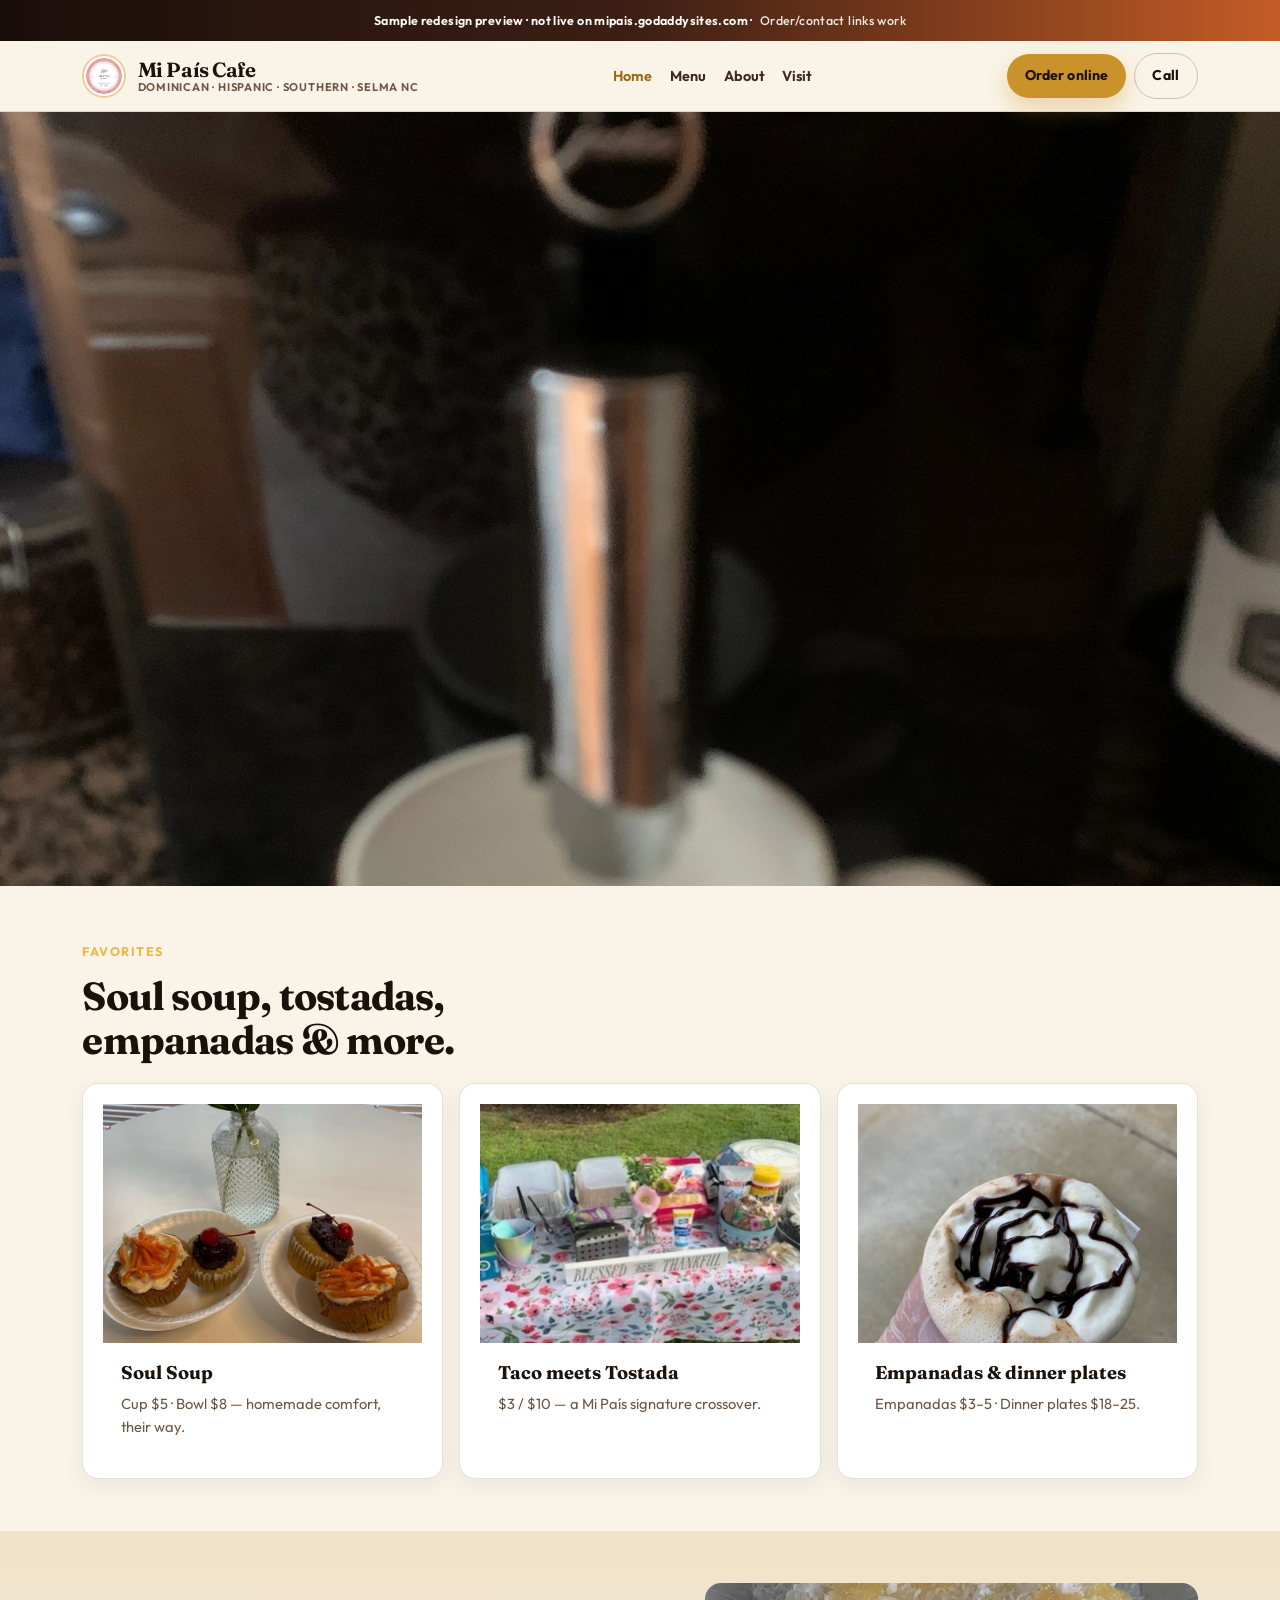
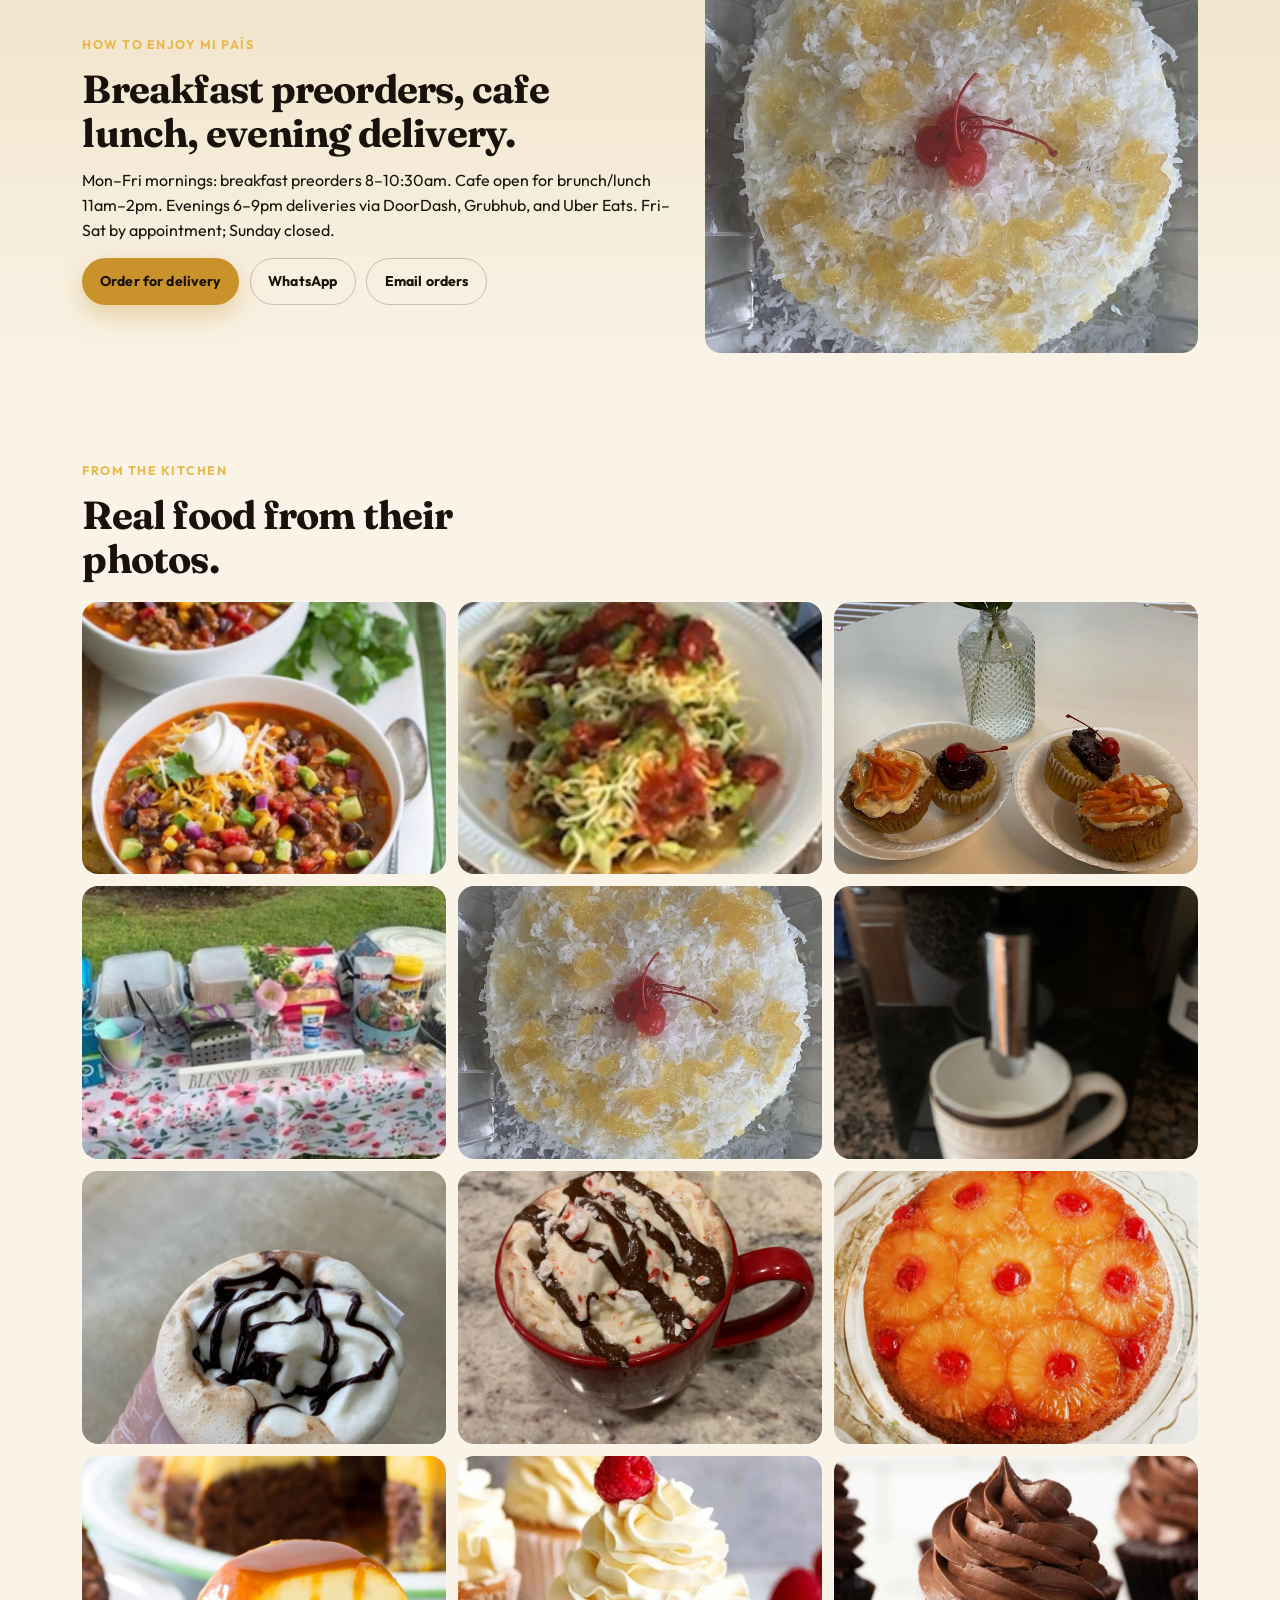
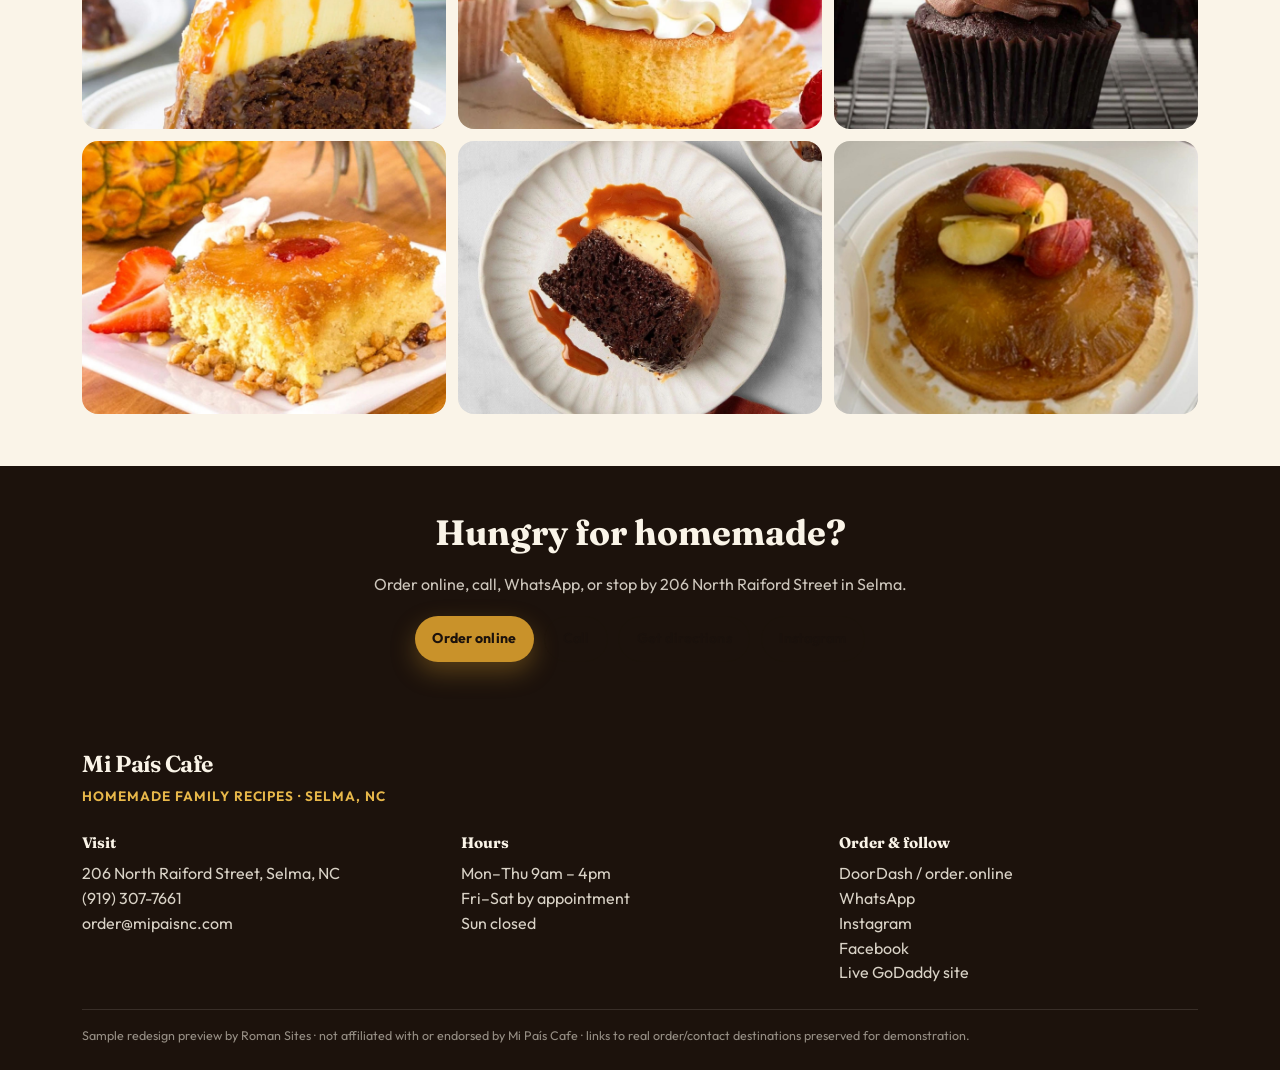
<file: index.html>
<!DOCTYPE html>
<html lang="en">
<head>
<meta charset="utf-8"/>
<meta name="viewport" content="width=device-width, initial-scale=1"/>
<title>Mi País Cafe · Selma NC · Dominican, Hispanic & Southern</title>
<meta name="description" content="Homemade Dominican, Hispanic, and Southern family recipes in Selma, NC. Order online, call, or visit 206 North Raiford Street."/>
<link rel="preconnect" href="https://fonts.googleapis.com"/><link rel="preconnect" href="https://fonts.gstatic.com" crossorigin/><link href="https://fonts.googleapis.com/css2?family=Fraunces:opsz,wght@9..144,500;9..144,700&family=Outfit:wght@400;500;600;700;800&display=swap" rel="stylesheet"/>
<link rel="stylesheet" href="assets/styles.css"/>
<link rel="icon" href="assets/logo.png"/>
</head>
<body>
<div class="preview-banner" role="status">Sample redesign preview · not live on mipais.godaddysites.com · <span>Order/contact links work</span></div>
<header class="site-header">
  <div class="nav-inner">
    <a class="brand" href="index.html"><img class="brand-mark" src="assets/logo.png" alt="Mi País Cafe logo" width="44" height="44"/><span class="brand-text"><span class="brand-name">Mi País Cafe</span><span class="brand-tag">Dominican · Hispanic · Southern · Selma NC</span></span></a>
    <nav class="nav-links" aria-label="Primary"><a href="index.html" aria-current="page">Home</a><a href="menu.html">Menu</a><a href="about.html">About</a><a href="visit.html">Visit</a></nav>
    <div class="nav-ctas"><a class="btn btn-primary" href="https://order.online/business/~11470281">Order online</a><a class="btn btn-ghost" href="tel:+19193077661">Call</a><button class="nav-toggle" type="button" data-nav-toggle aria-expanded="false" aria-controls="mobile-nav" aria-label="Open menu"><span></span></button></div>
  </div>
  <div class="mobile-panel" id="mobile-nav" data-mobile-panel>
    <a href="index.html">Home</a><a href="menu.html">Menu</a><a href="about.html">About</a><a href="visit.html">Visit</a>
    <a href="https://order.online/business/~11470281">Order online</a>
    <a href="tel:+19193077661">Call</a>
    <a href="mailto:order@mipaisnc.com">Email</a>
    <a href="https://wa.me/19197562151">WhatsApp</a>
    <a href="https://www.instagram.com/mipaisnc">Instagram</a>
  </div>
</header>
<main>

<section class="hero">
  <div class="hero-copy">
    <p class="eyebrow">Selma, NC · Dominican · Hispanic · Southern</p>
    <h1>Homemade family recipes from our country to yours.</h1>
    <p class="lede">Mi País Cafe shares Dominican, Hispanic, and Southern American culture through homemade family recipes — local suppliers, old-fashioned techniques, early muffins and biscuits, and a patio with wifi.</p>
    <div class="hero-actions">
      <a class="btn btn-primary" href="https://order.online/business/~11470281">Order online</a>
      <a class="btn btn-ghost" href="menu.html">See the menu</a>
      <a class="btn btn-ghost" href="tel:+19193077661">Call (919) 307-7661</a>
    </div>
    <div class="chip-row">
      <span>Breakfast preorders</span><span>Cafe lunch</span><span>Evening delivery</span><span>Patio + wifi</span>
    </div>
  </div>
  <div class="hero-media"><img src="assets/photo-05.jpg" alt="Homemade plate from Mi País Cafe" loading="lazy"/></div>
</section>

<section class="section">
  <div class="wrap">
    <p class="eyebrow">Favorites</p>
    <h2>Soul soup, tostadas, empanadas &amp; more.</h2>
    <div class="feature-cards" style="margin-top:1.25rem">
      <article class="feature-card"><div class="card-media"><img src="assets/photo-02.jpg" alt="Soul soup and comfort plates" loading="lazy"/></div><div class="card-body"><h3>Soul Soup</h3><p>Cup $5 · Bowl $8 — homemade comfort, their way.</p></div></article>
      <article class="feature-card"><div class="card-media"><img src="assets/photo-03.jpg" alt="Taco meets tostada" loading="lazy"/></div><div class="card-body"><h3>Taco meets Tostada</h3><p>$3 / $10 — a Mi País signature crossover.</p></div></article>
      <article class="feature-card"><div class="card-media"><img src="assets/photo-06.jpg" alt="Empanadas and dinner plates" loading="lazy"/></div><div class="card-body"><h3>Empanadas &amp; dinner plates</h3><p>Empanadas $3–5 · Dinner plates $18–25.</p></div></article>
    </div>
  </div>
</section>

<section class="section section-alt">
  <div class="wrap split-visual">
    <div>
      <p class="eyebrow">How to enjoy Mi País</p>
      <h2>Breakfast preorders, cafe lunch, evening delivery.</h2>
      <p>Mon–Fri mornings: breakfast preorders 8–10:30am. Cafe open for brunch/lunch 11am–2pm. Evenings 6–9pm deliveries via DoorDash, Grubhub, and Uber Eats. Fri–Sat by appointment; Sunday closed.</p>
      <div class="hero-actions" style="margin-top:1rem">
        <a class="btn btn-primary" href="https://order.online/business/~11470281">Order for delivery</a>
        <a class="btn btn-ghost" href="https://wa.me/19197562151">WhatsApp</a>
        <a class="btn btn-ghost" href="mailto:order@mipaisnc.com">Email orders</a>
      </div>
    </div>
    <div class="card-media" style="border-radius:var(--radius);overflow:hidden"><img src="assets/photo-04.jpg" alt="Cafe baked goods and coffee" loading="lazy"/></div>
  </div>
</section>

<section class="section">
  <div class="wrap">
    <p class="eyebrow">From the kitchen</p>
    <h2>Real food from their photos.</h2>
    <div class="gallery-grid" style="margin-top:1.25rem">
      <div class="card-media"><img src="assets/photo-00.jpg" alt="Mi País Cafe dish" loading="lazy"/></div><div class="card-media"><img src="assets/photo-01.jpg" alt="Mi País Cafe dish" loading="lazy"/></div><div class="card-media"><img src="assets/photo-02.jpg" alt="Mi País Cafe dish" loading="lazy"/></div><div class="card-media"><img src="assets/photo-03.jpg" alt="Mi País Cafe dish" loading="lazy"/></div><div class="card-media"><img src="assets/photo-04.jpg" alt="Mi País Cafe dish" loading="lazy"/></div><div class="card-media"><img src="assets/photo-05.jpg" alt="Mi País Cafe dish" loading="lazy"/></div><div class="card-media"><img src="assets/photo-06.jpg" alt="Mi País Cafe dish" loading="lazy"/></div><div class="card-media"><img src="assets/photo-07.jpg" alt="Mi País Cafe dish" loading="lazy"/></div><div class="card-media"><img src="assets/photo-08.jpg" alt="Mi País Cafe dish" loading="lazy"/></div><div class="card-media"><img src="assets/photo-09.jpg" alt="Mi País Cafe dish" loading="lazy"/></div><div class="card-media"><img src="assets/photo-10.jpg" alt="Mi País Cafe dish" loading="lazy"/></div><div class="card-media"><img src="assets/photo-11.jpg" alt="Mi País Cafe dish" loading="lazy"/></div><div class="card-media"><img src="assets/photo-12.jpg" alt="Mi País Cafe dish" loading="lazy"/></div><div class="card-media"><img src="assets/photo-13.jpg" alt="Mi País Cafe dish" loading="lazy"/></div><div class="card-media"><img src="assets/photo-14.jpg" alt="Mi País Cafe dish" loading="lazy"/></div>
    </div>
  </div>
</section>

<section class="cta-band">
  <div class="wrap">
    <h2>Hungry for homemade?</h2>
    <p>Order online, call, WhatsApp, or stop by 206 North Raiford Street in Selma.</p>
    <div class="hero-actions">
      <a class="btn btn-primary" href="https://order.online/business/~11470281">Order online</a>
      <a class="btn btn-ghost" href="tel:+19193077661">Call</a>
      <a class="btn btn-ghost" href="https://www.google.com/maps/search/?api=1&query=206+North+Raiford+Street+Selma+NC">Get directions</a>
      <a class="btn btn-ghost" href="https://www.instagram.com/mipaisnc">Instagram</a>
    </div>
  </div>
</section>

</main>
<footer class="site-footer">
  <div class="footer-inner">
    <div class="footer-brand"><div class="brand-name">Mi País Cafe</div><div class="brand-tag">Homemade family recipes · Selma, NC</div></div>
    <div class="footer-grid">
      
      <div><h4>Visit</h4>
        <a href="https://www.google.com/maps/search/?api=1&query=206+North+Raiford+Street+Selma+NC">206 North Raiford Street, Selma, NC</a><br/>
        <a href="tel:+19193077661">(919) 307-7661</a><br/>
        <a href="mailto:order@mipaisnc.com">order@mipaisnc.com</a>
      </div>
      <div><h4>Hours</h4>
        <p>Mon–Thu 9am – 4pm<br/>Fri–Sat by appointment<br/>Sun closed</p>
      </div>
      <div><h4>Order &amp; follow</h4>
        <a href="https://order.online/business/~11470281">DoorDash / order.online</a><br/>
        <a href="https://wa.me/19197562151">WhatsApp</a><br/>
        <a href="https://www.instagram.com/mipaisnc">Instagram</a><br/>
        <a href="https://www.facebook.com/51807178870">Facebook</a><br/>
        <a href="https://mipais.godaddysites.com/">Live GoDaddy site</a>
      </div>

    </div>
    <p class="footer-note">Sample redesign preview by Roman Sites · not affiliated with or endorsed by Mi País Cafe · links to real order/contact destinations preserved for demonstration.</p>
  </div>
</footer>
<script src="assets/site.js"></script>
</body>
</html>
</file>
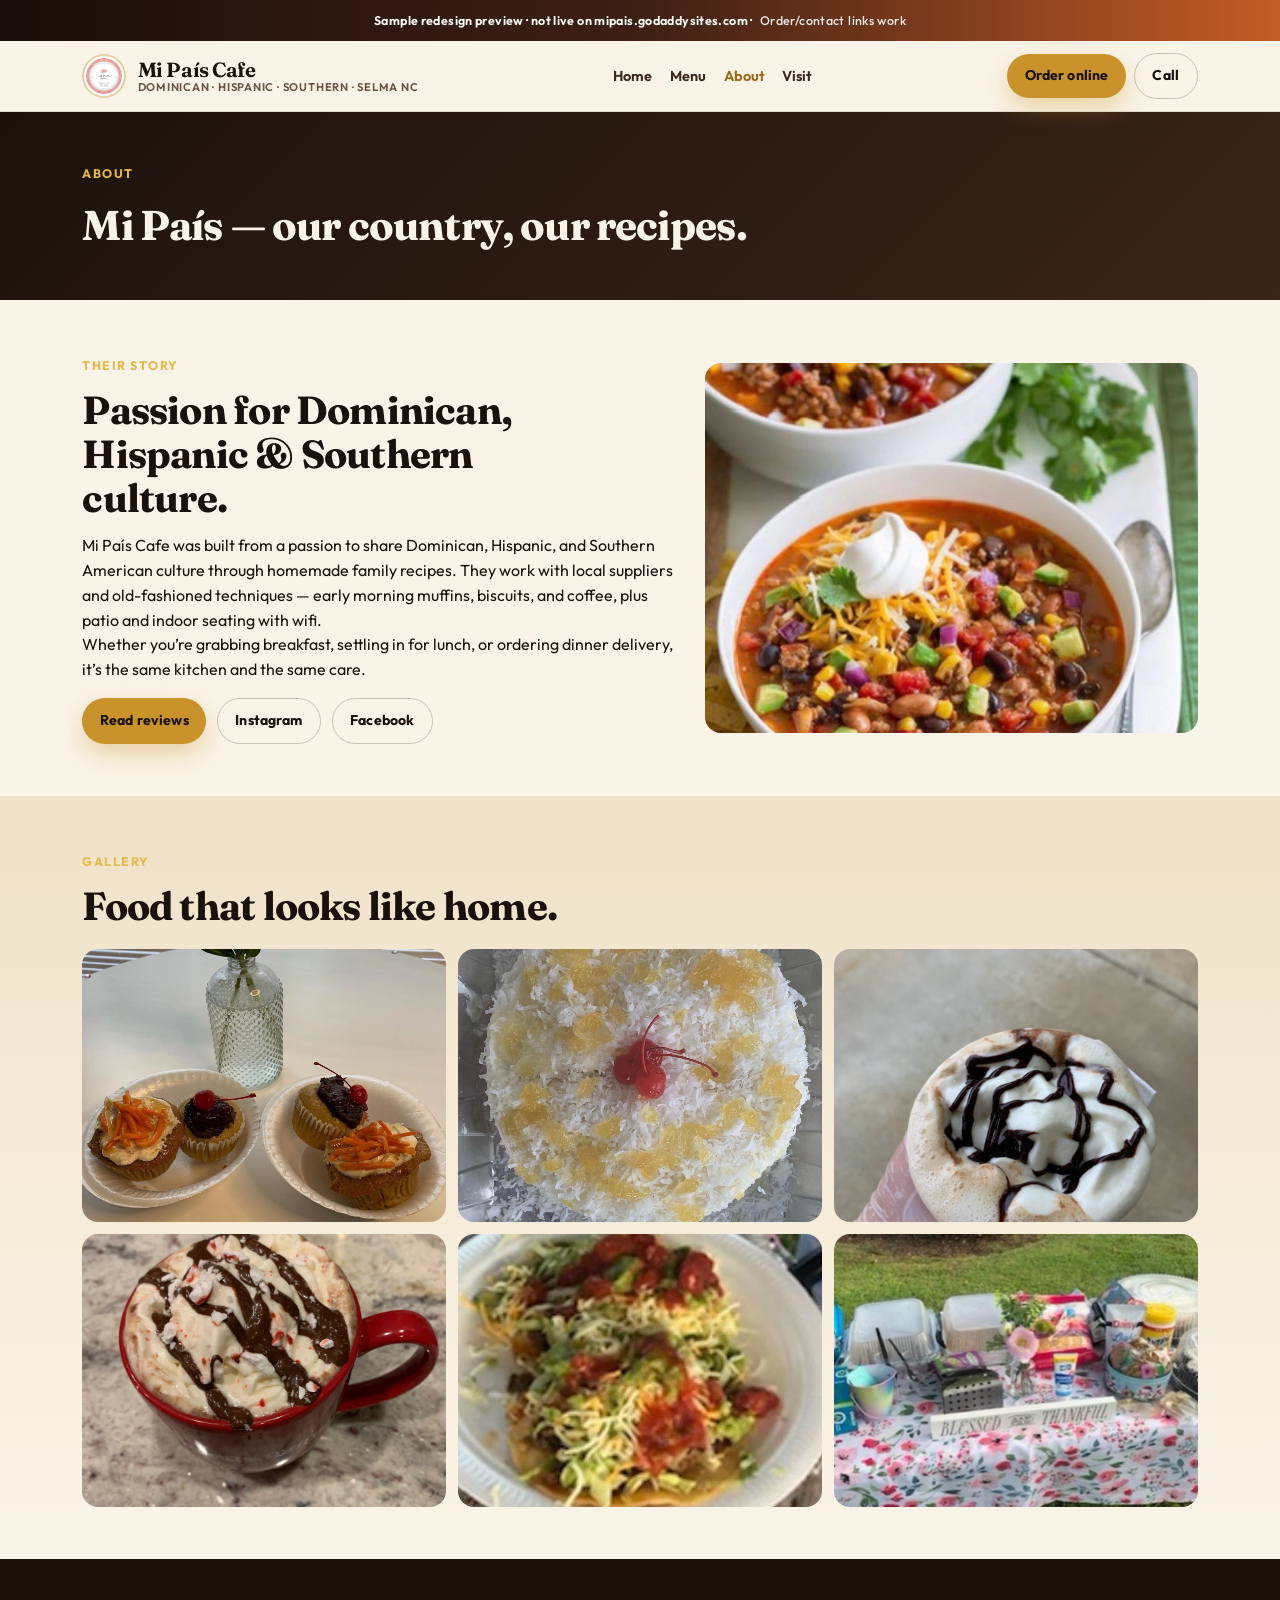
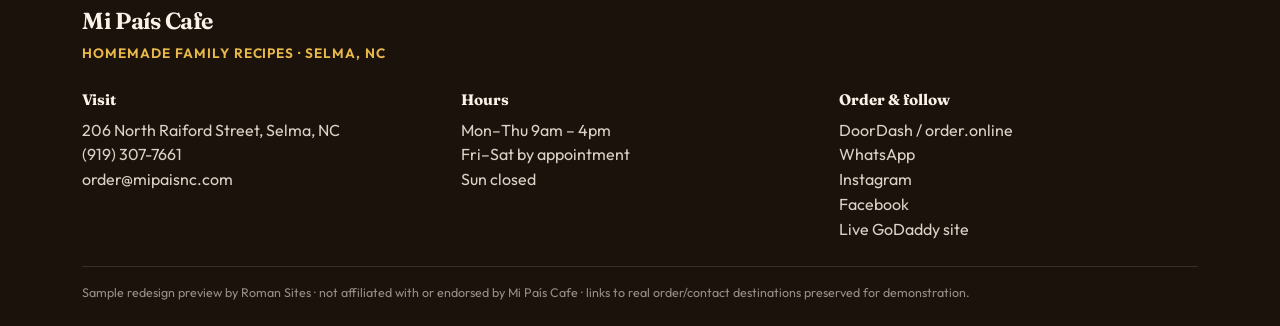
<file: about.html>
<!DOCTYPE html>
<html lang="en">
<head>
<meta charset="utf-8"/>
<meta name="viewport" content="width=device-width, initial-scale=1"/>
<title>About · Mi País Cafe</title>
<meta name="description" content="Passion for Dominican, Hispanic, and Southern culture through homemade family recipes."/>
<link rel="preconnect" href="https://fonts.googleapis.com"/><link rel="preconnect" href="https://fonts.gstatic.com" crossorigin/><link href="https://fonts.googleapis.com/css2?family=Fraunces:opsz,wght@9..144,500;9..144,700&family=Outfit:wght@400;500;600;700;800&display=swap" rel="stylesheet"/>
<link rel="stylesheet" href="assets/styles.css"/>
<link rel="icon" href="assets/logo.png"/>
</head>
<body>
<div class="preview-banner" role="status">Sample redesign preview · not live on mipais.godaddysites.com · <span>Order/contact links work</span></div>
<header class="site-header">
  <div class="nav-inner">
    <a class="brand" href="index.html"><img class="brand-mark" src="assets/logo.png" alt="Mi País Cafe logo" width="44" height="44"/><span class="brand-text"><span class="brand-name">Mi País Cafe</span><span class="brand-tag">Dominican · Hispanic · Southern · Selma NC</span></span></a>
    <nav class="nav-links" aria-label="Primary"><a href="index.html">Home</a><a href="menu.html">Menu</a><a href="about.html" aria-current="page">About</a><a href="visit.html">Visit</a></nav>
    <div class="nav-ctas"><a class="btn btn-primary" href="https://order.online/business/~11470281">Order online</a><a class="btn btn-ghost" href="tel:+19193077661">Call</a><button class="nav-toggle" type="button" data-nav-toggle aria-expanded="false" aria-controls="mobile-nav" aria-label="Open menu"><span></span></button></div>
  </div>
  <div class="mobile-panel" id="mobile-nav" data-mobile-panel>
    <a href="index.html">Home</a><a href="menu.html">Menu</a><a href="about.html">About</a><a href="visit.html">Visit</a>
    <a href="https://order.online/business/~11470281">Order online</a>
    <a href="tel:+19193077661">Call</a>
    <a href="mailto:order@mipaisnc.com">Email</a>
    <a href="https://wa.me/19197562151">WhatsApp</a>
    <a href="https://www.instagram.com/mipaisnc">Instagram</a>
  </div>
</header>
<main>

<section class="page-hero"><div class="wrap">
  <p class="eyebrow">About</p>
  <h1>Mi País — our country, our recipes.</h1>
</div></section>
<section class="section"><div class="wrap split-visual">
  <div>
    <p class="eyebrow">Their story</p>
    <h2>Passion for Dominican, Hispanic &amp; Southern culture.</h2>
    <p>Mi País Cafe was built from a passion to share Dominican, Hispanic, and Southern American culture through homemade family recipes. They work with local suppliers and old-fashioned techniques — early morning muffins, biscuits, and coffee, plus patio and indoor seating with wifi.</p>
    <p>Whether you’re grabbing breakfast, settling in for lunch, or ordering dinner delivery, it’s the same kitchen and the same care.</p>
    <div class="hero-actions" style="margin-top:1rem">
      <a class="btn btn-primary" href="https://mipais.godaddysites.com/reviews">Read reviews</a>
      <a class="btn btn-ghost" href="https://www.instagram.com/mipaisnc">Instagram</a>
      <a class="btn btn-ghost" href="https://www.facebook.com/51807178870">Facebook</a>
    </div>
  </div>
  <div class="card-media" style="border-radius:var(--radius);overflow:hidden"><img src="assets/photo-00.jpg" alt="Mi País Cafe kitchen creations" loading="lazy"/></div>
</div></section>
<section class="section section-alt"><div class="wrap">
  <p class="eyebrow">Gallery</p>
  <h2>Food that looks like home.</h2>
  <div class="gallery-grid" style="margin-top:1.25rem">
    <div class="card-media"><img src="assets/photo-02.jpg" alt="Mi País Cafe" loading="lazy"/></div><div class="card-media"><img src="assets/photo-04.jpg" alt="Mi País Cafe" loading="lazy"/></div><div class="card-media"><img src="assets/photo-06.jpg" alt="Mi País Cafe" loading="lazy"/></div><div class="card-media"><img src="assets/photo-07.jpg" alt="Mi País Cafe" loading="lazy"/></div><div class="card-media"><img src="assets/photo-01.jpg" alt="Mi País Cafe" loading="lazy"/></div><div class="card-media"><img src="assets/photo-03.jpg" alt="Mi País Cafe" loading="lazy"/></div>
  </div>
</div></section>

</main>
<footer class="site-footer">
  <div class="footer-inner">
    <div class="footer-brand"><div class="brand-name">Mi País Cafe</div><div class="brand-tag">Homemade family recipes · Selma, NC</div></div>
    <div class="footer-grid">
      
      <div><h4>Visit</h4>
        <a href="https://www.google.com/maps/search/?api=1&query=206+North+Raiford+Street+Selma+NC">206 North Raiford Street, Selma, NC</a><br/>
        <a href="tel:+19193077661">(919) 307-7661</a><br/>
        <a href="mailto:order@mipaisnc.com">order@mipaisnc.com</a>
      </div>
      <div><h4>Hours</h4>
        <p>Mon–Thu 9am – 4pm<br/>Fri–Sat by appointment<br/>Sun closed</p>
      </div>
      <div><h4>Order &amp; follow</h4>
        <a href="https://order.online/business/~11470281">DoorDash / order.online</a><br/>
        <a href="https://wa.me/19197562151">WhatsApp</a><br/>
        <a href="https://www.instagram.com/mipaisnc">Instagram</a><br/>
        <a href="https://www.facebook.com/51807178870">Facebook</a><br/>
        <a href="https://mipais.godaddysites.com/">Live GoDaddy site</a>
      </div>

    </div>
    <p class="footer-note">Sample redesign preview by Roman Sites · not affiliated with or endorsed by Mi País Cafe · links to real order/contact destinations preserved for demonstration.</p>
  </div>
</footer>
<script src="assets/site.js"></script>
</body>
</html>
</file>
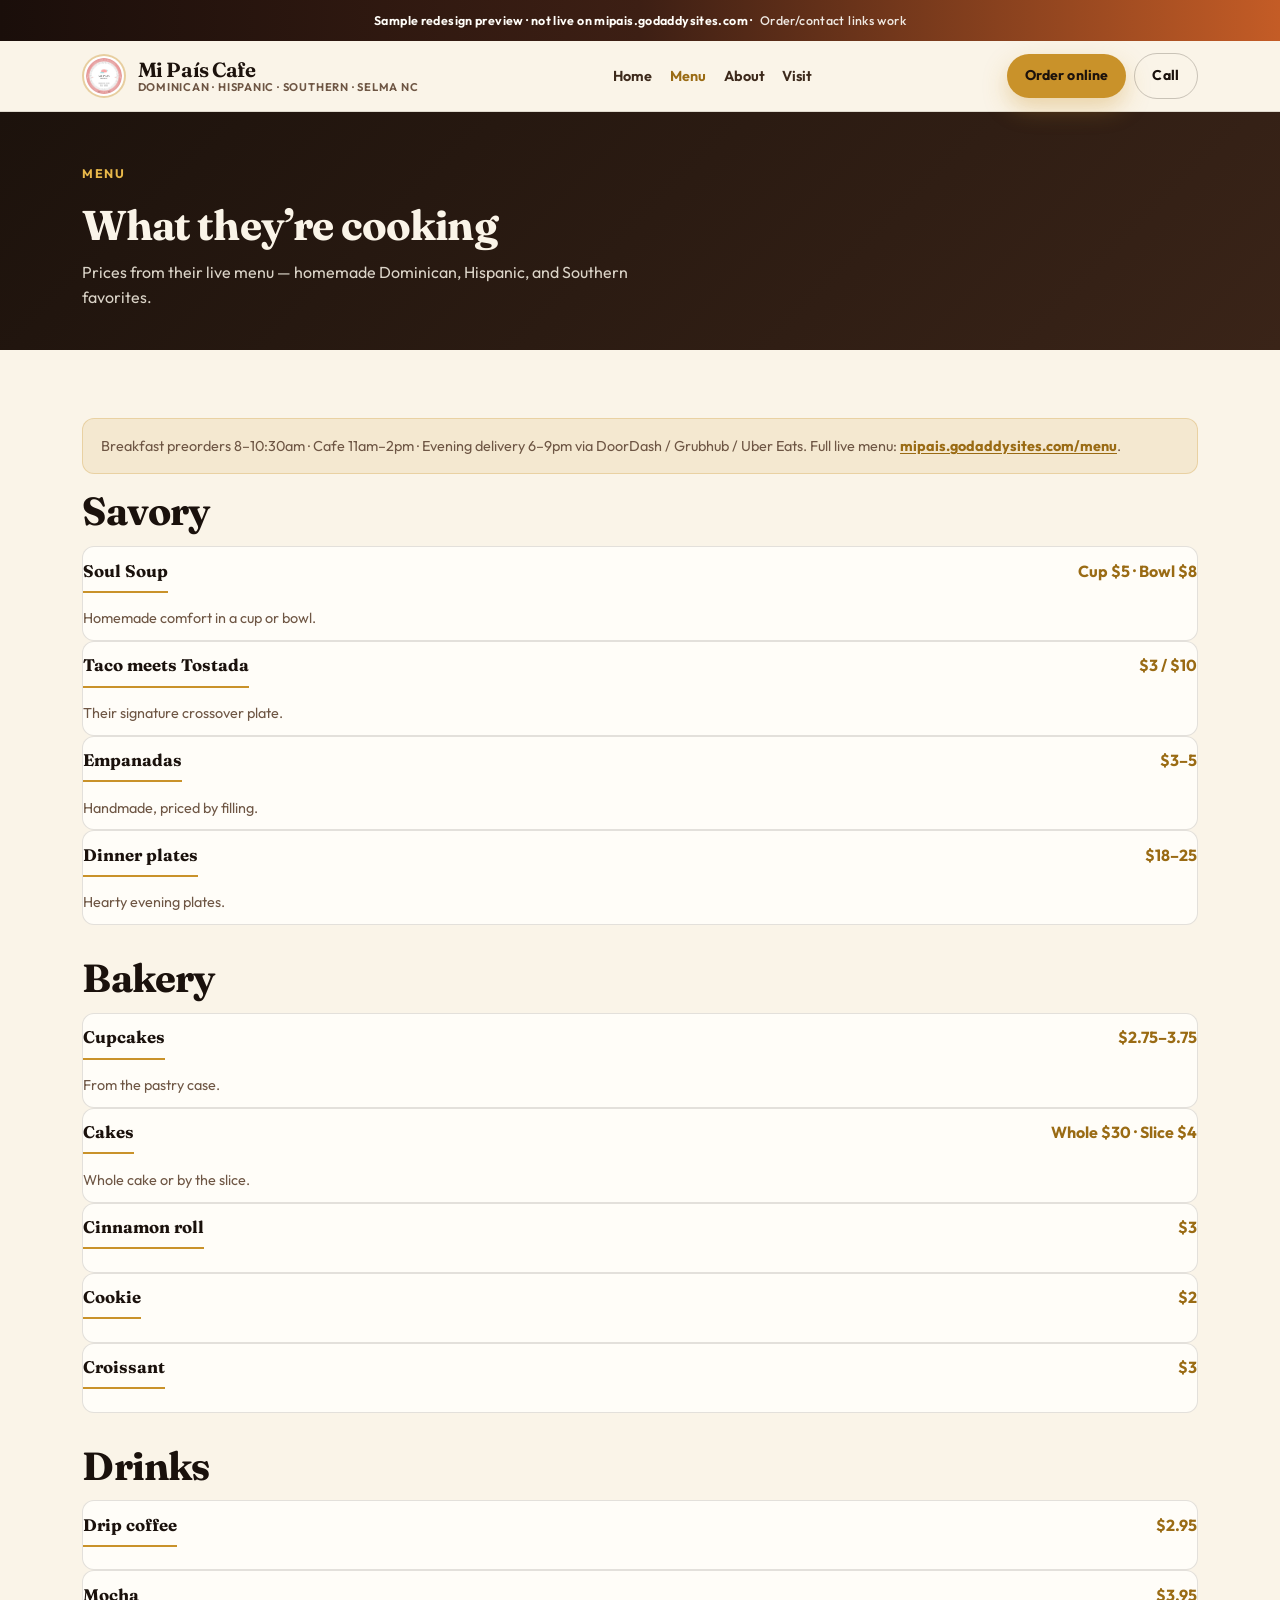
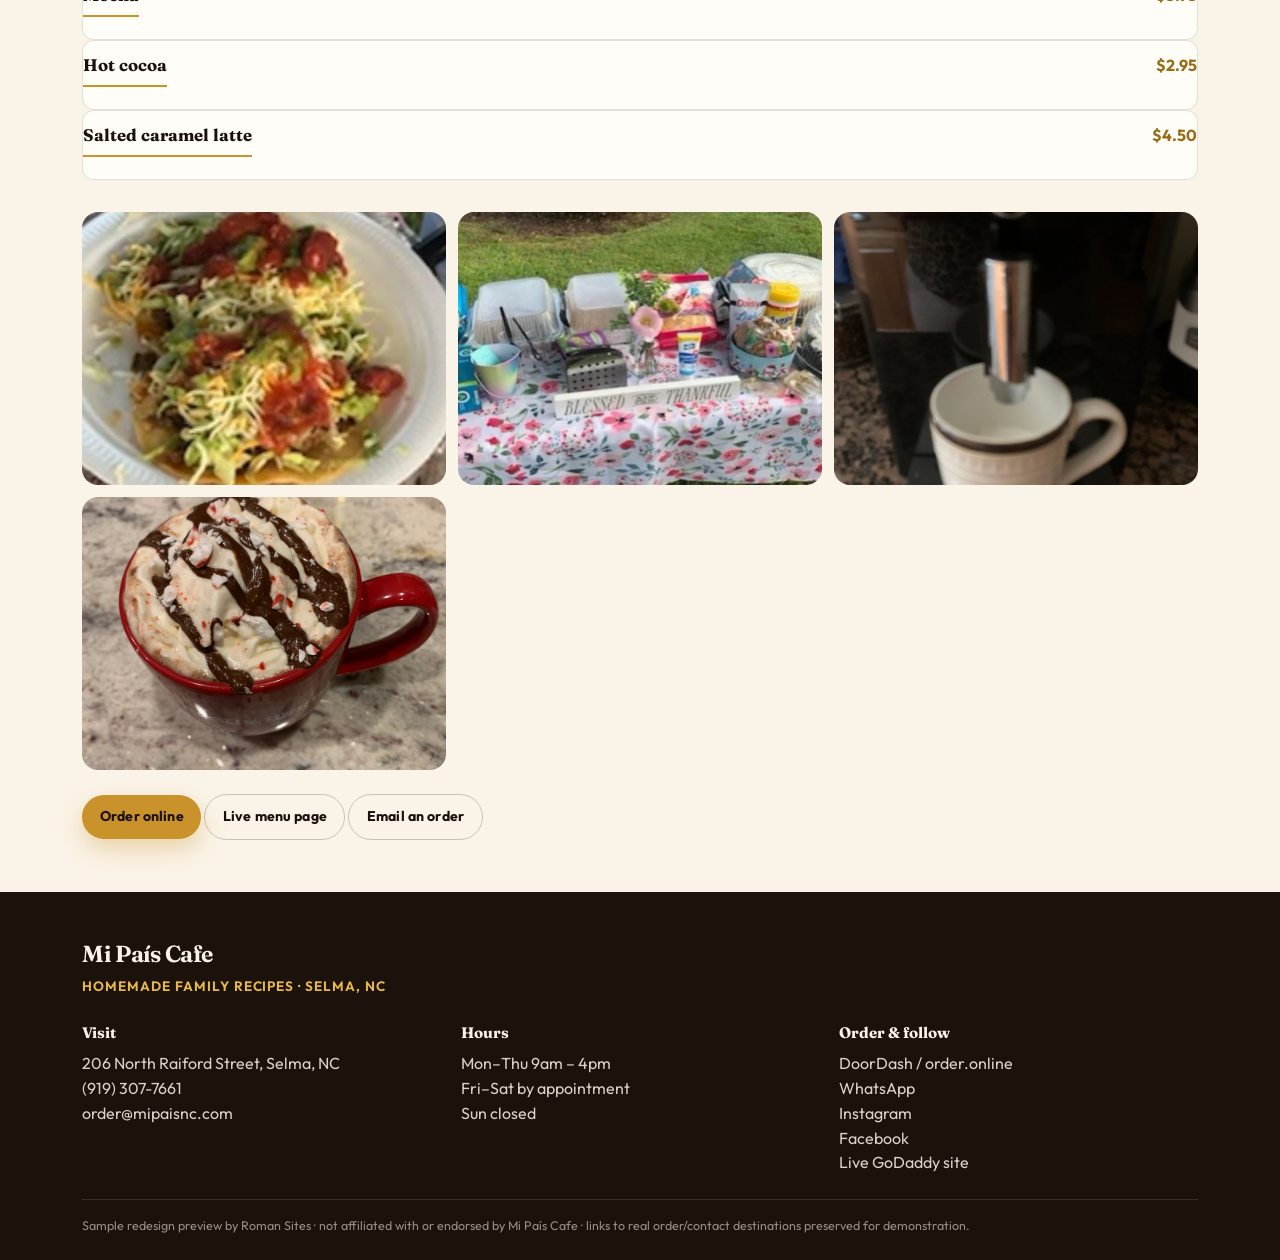
<file: menu.html>
<!DOCTYPE html>
<html lang="en">
<head>
<meta charset="utf-8"/>
<meta name="viewport" content="width=device-width, initial-scale=1"/>
<title>Menu · Mi País Cafe</title>
<meta name="description" content="Soul Soup, Taco meets Tostada, empanadas, dinner plates, bakery, and coffee — prices from their live menu."/>
<link rel="preconnect" href="https://fonts.googleapis.com"/><link rel="preconnect" href="https://fonts.gstatic.com" crossorigin/><link href="https://fonts.googleapis.com/css2?family=Fraunces:opsz,wght@9..144,500;9..144,700&family=Outfit:wght@400;500;600;700;800&display=swap" rel="stylesheet"/>
<link rel="stylesheet" href="assets/styles.css"/>
<link rel="icon" href="assets/logo.png"/>
</head>
<body>
<div class="preview-banner" role="status">Sample redesign preview · not live on mipais.godaddysites.com · <span>Order/contact links work</span></div>
<header class="site-header">
  <div class="nav-inner">
    <a class="brand" href="index.html"><img class="brand-mark" src="assets/logo.png" alt="Mi País Cafe logo" width="44" height="44"/><span class="brand-text"><span class="brand-name">Mi País Cafe</span><span class="brand-tag">Dominican · Hispanic · Southern · Selma NC</span></span></a>
    <nav class="nav-links" aria-label="Primary"><a href="index.html">Home</a><a href="menu.html" aria-current="page">Menu</a><a href="about.html">About</a><a href="visit.html">Visit</a></nav>
    <div class="nav-ctas"><a class="btn btn-primary" href="https://order.online/business/~11470281">Order online</a><a class="btn btn-ghost" href="tel:+19193077661">Call</a><button class="nav-toggle" type="button" data-nav-toggle aria-expanded="false" aria-controls="mobile-nav" aria-label="Open menu"><span></span></button></div>
  </div>
  <div class="mobile-panel" id="mobile-nav" data-mobile-panel>
    <a href="index.html">Home</a><a href="menu.html">Menu</a><a href="about.html">About</a><a href="visit.html">Visit</a>
    <a href="https://order.online/business/~11470281">Order online</a>
    <a href="tel:+19193077661">Call</a>
    <a href="mailto:order@mipaisnc.com">Email</a>
    <a href="https://wa.me/19197562151">WhatsApp</a>
    <a href="https://www.instagram.com/mipaisnc">Instagram</a>
  </div>
</header>
<main>

<section class="page-hero"><div class="wrap">
  <p class="eyebrow">Menu</p>
  <h1>What they’re cooking</h1>
  <p>Prices from their live menu — homemade Dominican, Hispanic, and Southern favorites.</p>
</div></section>
<section class="section"><div class="wrap">
  <p class="menu-note">Breakfast preorders 8–10:30am · Cafe 11am–2pm · Evening delivery 6–9pm via DoorDash / Grubhub / Uber Eats. Full live menu: <a href="https://mipais.godaddysites.com/menu">mipais.godaddysites.com/menu</a>.</p>

  <div class="menu-section">
    <h2>Savory</h2>
    <article class="menu-item"><div class="menu-item-row"><h3>Soul Soup</h3><span class="price">Cup $5 · Bowl $8</span></div><p>Homemade comfort in a cup or bowl.</p></article>
    <article class="menu-item"><div class="menu-item-row"><h3>Taco meets Tostada</h3><span class="price">$3 / $10</span></div><p>Their signature crossover plate.</p></article>
    <article class="menu-item"><div class="menu-item-row"><h3>Empanadas</h3><span class="price">$3–5</span></div><p>Handmade, priced by filling.</p></article>
    <article class="menu-item"><div class="menu-item-row"><h3>Dinner plates</h3><span class="price">$18–25</span></div><p>Hearty evening plates.</p></article>
  </div>

  <div class="menu-section">
    <h2>Bakery</h2>
    <article class="menu-item"><div class="menu-item-row"><h3>Cupcakes</h3><span class="price">$2.75–3.75</span></div><p>From the pastry case.</p></article>
    <article class="menu-item"><div class="menu-item-row"><h3>Cakes</h3><span class="price">Whole $30 · Slice $4</span></div><p>Whole cake or by the slice.</p></article>
    <article class="menu-item"><div class="menu-item-row"><h3>Cinnamon roll</h3><span class="price">$3</span></div></article>
    <article class="menu-item"><div class="menu-item-row"><h3>Cookie</h3><span class="price">$2</span></div></article>
    <article class="menu-item"><div class="menu-item-row"><h3>Croissant</h3><span class="price">$3</span></div></article>
  </div>

  <div class="menu-section">
    <h2>Drinks</h2>
    <article class="menu-item"><div class="menu-item-row"><h3>Drip coffee</h3><span class="price">$2.95</span></div></article>
    <article class="menu-item"><div class="menu-item-row"><h3>Mocha</h3><span class="price">$3.95</span></div></article>
    <article class="menu-item"><div class="menu-item-row"><h3>Hot cocoa</h3><span class="price">$2.95</span></div></article>
    <article class="menu-item"><div class="menu-item-row"><h3>Salted caramel latte</h3><span class="price">$4.50</span></div></article>
  </div>

  <div class="gallery-grid" style="margin-top:1.5rem">
    <div class="card-media"><img src="assets/photo-01.jpg" alt="Menu highlight" loading="lazy"/></div><div class="card-media"><img src="assets/photo-03.jpg" alt="Menu highlight" loading="lazy"/></div><div class="card-media"><img src="assets/photo-05.jpg" alt="Menu highlight" loading="lazy"/></div><div class="card-media"><img src="assets/photo-07.jpg" alt="Menu highlight" loading="lazy"/></div>
  </div>
  <p style="margin-top:1.5rem">
    <a class="btn btn-primary" href="https://order.online/business/~11470281">Order online</a>
    <a class="btn btn-ghost" href="https://mipais.godaddysites.com/menu">Live menu page</a>
    <a class="btn btn-ghost" href="mailto:order@mipaisnc.com">Email an order</a>
  </p>
</div></section>

</main>
<footer class="site-footer">
  <div class="footer-inner">
    <div class="footer-brand"><div class="brand-name">Mi País Cafe</div><div class="brand-tag">Homemade family recipes · Selma, NC</div></div>
    <div class="footer-grid">
      
      <div><h4>Visit</h4>
        <a href="https://www.google.com/maps/search/?api=1&query=206+North+Raiford+Street+Selma+NC">206 North Raiford Street, Selma, NC</a><br/>
        <a href="tel:+19193077661">(919) 307-7661</a><br/>
        <a href="mailto:order@mipaisnc.com">order@mipaisnc.com</a>
      </div>
      <div><h4>Hours</h4>
        <p>Mon–Thu 9am – 4pm<br/>Fri–Sat by appointment<br/>Sun closed</p>
      </div>
      <div><h4>Order &amp; follow</h4>
        <a href="https://order.online/business/~11470281">DoorDash / order.online</a><br/>
        <a href="https://wa.me/19197562151">WhatsApp</a><br/>
        <a href="https://www.instagram.com/mipaisnc">Instagram</a><br/>
        <a href="https://www.facebook.com/51807178870">Facebook</a><br/>
        <a href="https://mipais.godaddysites.com/">Live GoDaddy site</a>
      </div>

    </div>
    <p class="footer-note">Sample redesign preview by Roman Sites · not affiliated with or endorsed by Mi País Cafe · links to real order/contact destinations preserved for demonstration.</p>
  </div>
</footer>
<script src="assets/site.js"></script>
</body>
</html>
</file>
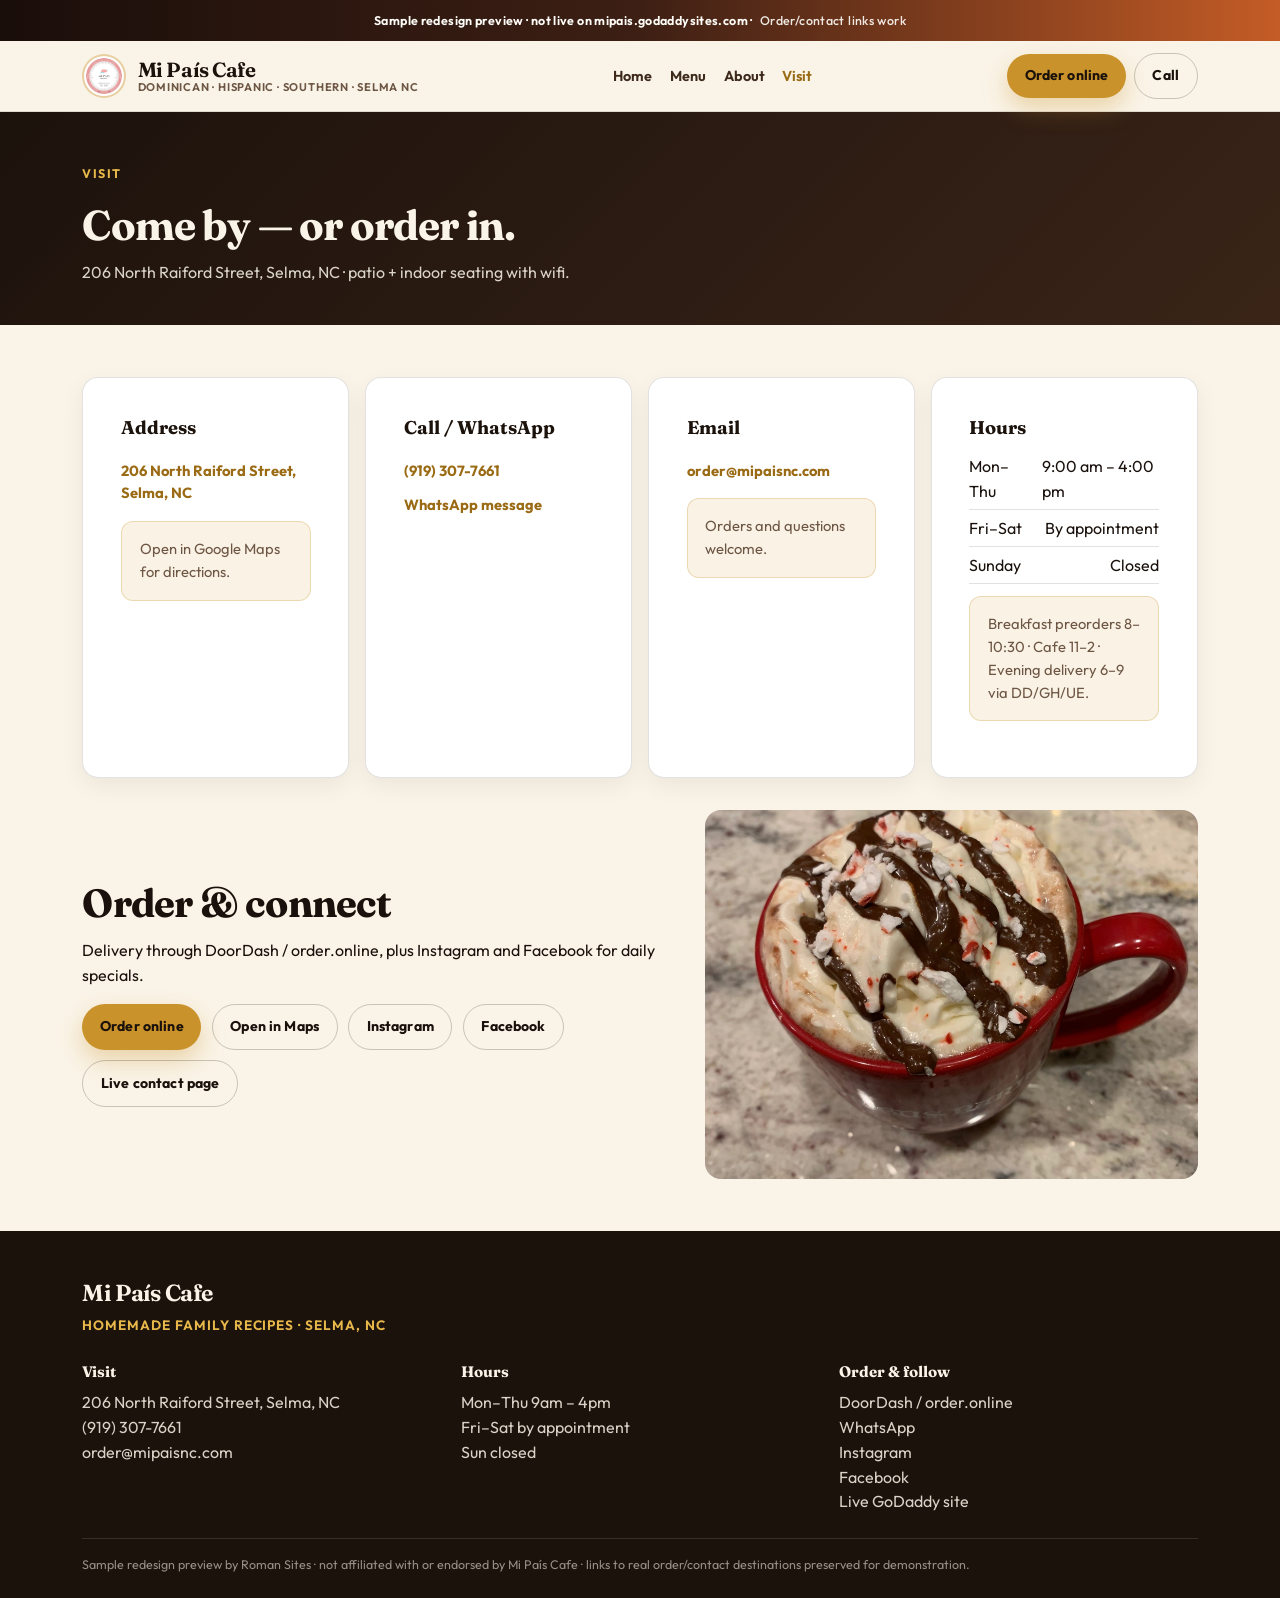
<file: visit.html>
<!DOCTYPE html>
<html lang="en">
<head>
<meta charset="utf-8"/>
<meta name="viewport" content="width=device-width, initial-scale=1"/>
<title>Visit · Mi País Cafe</title>
<meta name="description" content="Hours, address, phone, WhatsApp, DoorDash, and maps for Mi País Cafe in Selma, NC."/>
<link rel="preconnect" href="https://fonts.googleapis.com"/><link rel="preconnect" href="https://fonts.gstatic.com" crossorigin/><link href="https://fonts.googleapis.com/css2?family=Fraunces:opsz,wght@9..144,500;9..144,700&family=Outfit:wght@400;500;600;700;800&display=swap" rel="stylesheet"/>
<link rel="stylesheet" href="assets/styles.css"/>
<link rel="icon" href="assets/logo.png"/>
</head>
<body>
<div class="preview-banner" role="status">Sample redesign preview · not live on mipais.godaddysites.com · <span>Order/contact links work</span></div>
<header class="site-header">
  <div class="nav-inner">
    <a class="brand" href="index.html"><img class="brand-mark" src="assets/logo.png" alt="Mi País Cafe logo" width="44" height="44"/><span class="brand-text"><span class="brand-name">Mi País Cafe</span><span class="brand-tag">Dominican · Hispanic · Southern · Selma NC</span></span></a>
    <nav class="nav-links" aria-label="Primary"><a href="index.html">Home</a><a href="menu.html">Menu</a><a href="about.html">About</a><a href="visit.html" aria-current="page">Visit</a></nav>
    <div class="nav-ctas"><a class="btn btn-primary" href="https://order.online/business/~11470281">Order online</a><a class="btn btn-ghost" href="tel:+19193077661">Call</a><button class="nav-toggle" type="button" data-nav-toggle aria-expanded="false" aria-controls="mobile-nav" aria-label="Open menu"><span></span></button></div>
  </div>
  <div class="mobile-panel" id="mobile-nav" data-mobile-panel>
    <a href="index.html">Home</a><a href="menu.html">Menu</a><a href="about.html">About</a><a href="visit.html">Visit</a>
    <a href="https://order.online/business/~11470281">Order online</a>
    <a href="tel:+19193077661">Call</a>
    <a href="mailto:order@mipaisnc.com">Email</a>
    <a href="https://wa.me/19197562151">WhatsApp</a>
    <a href="https://www.instagram.com/mipaisnc">Instagram</a>
  </div>
</header>
<main>

<section class="page-hero"><div class="wrap">
  <p class="eyebrow">Visit</p>
  <h1>Come by — or order in.</h1>
  <p>206 North Raiford Street, Selma, NC · patio + indoor seating with wifi.</p>
</div></section>
<section class="section"><div class="wrap">
  <div class="feature-cards">
    <article class="feature-card"><div class="card-body">
      <h3>Address</h3>
      <p><a href="https://www.google.com/maps/search/?api=1&query=206+North+Raiford+Street+Selma+NC">206 North Raiford Street, Selma, NC</a></p>
      <p class="menu-note">Open in Google Maps for directions.</p>
    </div></article>
    <article class="feature-card"><div class="card-body">
      <h3>Call / WhatsApp</h3>
      <p><a href="tel:+19193077661">(919) 307-7661</a></p>
      <p><a href="https://wa.me/19197562151">WhatsApp message</a></p>
    </div></article>
    <article class="feature-card"><div class="card-body">
      <h3>Email</h3>
      <p><a href="mailto:order@mipaisnc.com">order@mipaisnc.com</a></p>
      <p class="menu-note">Orders and questions welcome.</p>
    </div></article>
    <article class="feature-card"><div class="card-body">
      <h3>Hours</h3>
      <ul class="hours-list">
        <li><span>Mon–Thu</span><span>9:00 am – 4:00 pm</span></li>
        <li><span>Fri–Sat</span><span>By appointment</span></li>
        <li><span>Sunday</span><span>Closed</span></li>
      </ul>
      <p class="menu-note" style="margin-top:.75rem">Breakfast preorders 8–10:30 · Cafe 11–2 · Evening delivery 6–9 via DD/GH/UE.</p>
    </div></article>
  </div>
  <div class="split-visual" style="margin-top:2rem">
    <div>
      <h2>Order &amp; connect</h2>
      <p>Delivery through DoorDash / order.online, plus Instagram and Facebook for daily specials.</p>
      <div class="hero-actions" style="margin-top:1rem">
        <a class="btn btn-primary" href="https://order.online/business/~11470281">Order online</a>
        <a class="btn btn-ghost" href="https://www.google.com/maps/search/?api=1&query=206+North+Raiford+Street+Selma+NC">Open in Maps</a>
        <a class="btn btn-ghost" href="https://www.instagram.com/mipaisnc">Instagram</a>
        <a class="btn btn-ghost" href="https://www.facebook.com/51807178870">Facebook</a>
        <a class="btn btn-ghost" href="https://mipais.godaddysites.com/contact-us">Live contact page</a>
      </div>
    </div>
    <div class="card-media" style="border-radius:var(--radius);overflow:hidden"><img src="assets/photo-07.jpg" alt="Visit Mi País Cafe in Selma" loading="lazy"/></div>
  </div>
</div></section>

</main>
<footer class="site-footer">
  <div class="footer-inner">
    <div class="footer-brand"><div class="brand-name">Mi País Cafe</div><div class="brand-tag">Homemade family recipes · Selma, NC</div></div>
    <div class="footer-grid">
      
      <div><h4>Visit</h4>
        <a href="https://www.google.com/maps/search/?api=1&query=206+North+Raiford+Street+Selma+NC">206 North Raiford Street, Selma, NC</a><br/>
        <a href="tel:+19193077661">(919) 307-7661</a><br/>
        <a href="mailto:order@mipaisnc.com">order@mipaisnc.com</a>
      </div>
      <div><h4>Hours</h4>
        <p>Mon–Thu 9am – 4pm<br/>Fri–Sat by appointment<br/>Sun closed</p>
      </div>
      <div><h4>Order &amp; follow</h4>
        <a href="https://order.online/business/~11470281">DoorDash / order.online</a><br/>
        <a href="https://wa.me/19197562151">WhatsApp</a><br/>
        <a href="https://www.instagram.com/mipaisnc">Instagram</a><br/>
        <a href="https://www.facebook.com/51807178870">Facebook</a><br/>
        <a href="https://mipais.godaddysites.com/">Live GoDaddy site</a>
      </div>

    </div>
    <p class="footer-note">Sample redesign preview by Roman Sites · not affiliated with or endorsed by Mi País Cafe · links to real order/contact destinations preserved for demonstration.</p>
  </div>
</footer>
<script src="assets/site.js"></script>
</body>
</html>
</file>
<file: assets/styles.css>
/* theme — Dominican sunset / warm terracotta + cream */
:root{
  --ink:#1a100c;
  --plum:#4a1e14;
  --plum-deep:#1a0c08;
  --wine:#c44b2a;
  --gold:#e07a3a;
  --gold-hot:#f0a05a;
  --espresso:#1a0c08;
  --wood:#5c2418;
  --gold-deep:#c44b2a;
  --fried:#e07a3a;
  --collard:#3d4a2e;
  --collard-deep:#1a0c08;
  --amber:#f0a05a;
  --cream:#faf6f0;
  --biscuit:#f5ebe0;
  --gravy:#ead9c8;
  --ink-soft:#3d2a20;
  --muted:#6e5648;
  --white:#fffdf8;
  --border:rgba(26,12,8,0.12);
  --banner-h:2.55rem;
  --nav-h:4.4rem;
  --max:72rem;
  --radius:16px;
  --font-display:"Fraunces","Iowan Old Style",Georgia,serif;
  --font-body:"Outfit","Avenir Next","Segoe UI",system-ui,sans-serif;
  --ease:cubic-bezier(0.22,1,0.36,1);
  --shadow:0 20px 55px rgba(26,12,8,0.18);
}
.preview-banner{background:linear-gradient(90deg,#1a0c08,#5c2418 40%,#c44b2a 75%,#e07a3a)!important}

/* theme overrides */
:root {
  --ink: #1a1410;
  --plum: #3d1f14;
  --plum-deep: #1a0e0a;
  --wine: #c45c26;
  --gold: #e07a2f;
  --gold-hot: #f0a05a;
  --espresso: #1a0e0a;
  --wood: #3d1f14;
  --gold-deep: #e07a2f;
  --fried: #c45c26;
  --collard: #3d1f14;
  --collard-deep: #1a0e0a;
  --amber: #f0a05a;
}
.preview-banner {
  background: linear-gradient(90deg, #1a0e0a, #3d1f14 50%, #c45c26) !important;
}

/* The Chicken Hut — Durham soul-food landmark preview (unique) */
:root {
  --gold: #c9922a;
  --gold-deep: #9a6b14;
  --amber: #e8b84a;
  --fried: #d4781f;
  --espresso: #1c120c;
  --wood: #3a2418;
  --bark: #5c3a24;
  --cream: #faf4e8;
  --biscuit: #f0e2c8;
  --gravy: #e6d5b5;
  --ink: #1a110c;
  --ink-soft: #3d2a1c;
  --muted: #6e5644;
  --collard: #2f4a32;
  --collard-deep: #1c3320;
  --white: #fffdf8;
  --border: rgba(28, 18, 12, 0.12);
  --banner-h: 2.55rem;
  --nav-h: 4.4rem;
  --max: 72rem;
  --radius: 16px;
  --font-display: "Fraunces", "Iowan Old Style", Georgia, serif;
  --font-body: "Outfit", "Avenir Next", "Segoe UI", system-ui, sans-serif;
  --ease: cubic-bezier(0.22, 1, 0.36, 1);
  --shadow: 0 20px 55px rgba(28, 18, 12, 0.18);
}

*, *::before, *::after { box-sizing: border-box; margin: 0; padding: 0; }
html { scroll-behavior: smooth; }
body {
  font-family: var(--font-body);
  color: var(--ink);
  background: var(--cream);
  line-height: 1.55;
  -webkit-font-smoothing: antialiased;
}
img { max-width: 100%; display: block; }
a { color: inherit; text-decoration: none; }
ul { list-style: none; }
button { font: inherit; border: 0; background: none; cursor: pointer; color: inherit; }

.preview-banner {
  position: sticky; top: 0; z-index: 1000;
  min-height: var(--banner-h);
  display: flex; align-items: center; justify-content: center; gap: .45rem; flex-wrap: wrap;
  padding: .55rem 1rem;
  background: linear-gradient(90deg, var(--espresso), var(--wood) 45%, var(--gold-deep));
  color: var(--white);
  font-size: .78rem; font-weight: 650; letter-spacing: .03em; text-align: center;
}
.preview-banner span { opacity: .9; font-weight: 500; }

.site-header {
  position: sticky; top: var(--banner-h); z-index: 900;
  background: rgba(250, 244, 232, 0.93);
  backdrop-filter: blur(14px); -webkit-backdrop-filter: blur(14px);
  border-bottom: 1px solid var(--border);
}
.nav-inner {
  max-width: var(--max); margin: 0 auto; height: var(--nav-h);
  padding: 0 1.15rem; display: flex; align-items: center; justify-content: space-between; gap: 1rem;
}
.brand { display: flex; align-items: center; gap: .7rem; min-width: 0; }
.brand-mark {
  width: 44px; height: 44px; border-radius: 50%;
  object-fit: cover; border: 2px solid rgba(201,146,42,.45); background: var(--biscuit);
}
.brand-text { display: flex; flex-direction: column; line-height: 1.1; }
.brand-name { font-family: var(--font-display); font-size: 1.28rem; color: var(--espresso); letter-spacing: -.02em; font-weight: 650; }
.brand-tag { font-size: .7rem; color: var(--muted); font-weight: 650; letter-spacing: .07em; text-transform: uppercase; }
.nav-links { display: none; gap: 1.1rem; align-items: center; font-size: .9rem; font-weight: 650; }
.nav-links a { color: var(--ink-soft); }
.nav-links a:hover, .nav-links a[aria-current="page"] { color: var(--gold-deep); }
.nav-ctas { display: flex; align-items: center; gap: .5rem; }
.nav-toggle {
  width: 42px; height: 42px; display: inline-flex; align-items: center; justify-content: center;
  border-radius: 11px; border: 1px solid var(--border); background: var(--white);
}
.nav-toggle span, .nav-toggle span::before, .nav-toggle span::after {
  display: block; width: 18px; height: 2px; background: var(--ink); position: relative; border-radius: 2px;
}
.nav-toggle span::before, .nav-toggle span::after { content: ""; position: absolute; left: 0; }
.nav-toggle span::before { top: -6px; }
.nav-toggle span::after { top: 6px; }
.mobile-panel {
  display: none; flex-direction: column; gap: .35rem; padding: .5rem 1.15rem 1.15rem;
  border-top: 1px solid var(--border); background: var(--cream);
}
.mobile-panel.open { display: flex; }
.mobile-panel a {
  padding: .75rem .85rem; border-radius: 10px; font-weight: 650; color: var(--ink-soft);
}
.mobile-panel a:hover { background: var(--biscuit); color: var(--gold-deep); }
.mobile-ctas { display: grid; grid-template-columns: 1fr 1fr; gap: .55rem; margin-top: .4rem; }

.btn {
  display: inline-flex; align-items: center; justify-content: center; gap: .4rem;
  padding: .7rem 1.1rem; border-radius: 999px; font-weight: 700; font-size: .88rem;
  letter-spacing: .01em; transition: transform .2s var(--ease), box-shadow .2s var(--ease), background .2s;
  white-space: nowrap;
}
.btn:hover { transform: translateY(-1px); }
.btn-primary { background: var(--gold); color: var(--espresso); box-shadow: 0 10px 24px rgba(201,146,42,.35); }
.btn-primary:hover { background: var(--amber); }
.btn-secondary { background: var(--collard); color: var(--white); }
.btn-secondary:hover { background: var(--collard-deep); }
.btn-ghost {
  background: transparent; color: var(--ink); border: 1.5px solid rgba(28,18,12,.22);
}
.btn-ghost:hover { border-color: var(--gold-deep); color: var(--gold-deep); }
.btn-lg { padding: .92rem 1.4rem; font-size: .95rem; }
.btn-on-dark.btn-ghost { color: var(--cream); border-color: rgba(250,244,232,.42); }
.btn-on-dark.btn-ghost:hover { background: rgba(255,255,255,.08); border-color: var(--cream); }

.hero {
  position: relative; min-height: min(86vh, 780px);
  display: grid; align-items: end; color: var(--cream); overflow: hidden;
}
.hero-media { position: absolute; inset: 0; }
.hero-media img { width: 100%; height: 100%; object-fit: cover; object-position: center 30%; }
.hero-shade {
  position: absolute; inset: 0;
  background:
    linear-gradient(180deg, rgba(28,18,12,.25) 0%, rgba(28,18,12,.15) 35%, rgba(28,18,12,.88) 100%),
    radial-gradient(ellipse at 20% 20%, rgba(201,146,42,.28), transparent 50%);
}
.hero-content {
  position: relative; z-index: 2; max-width: var(--max); margin: 0 auto; width: 100%;
  padding: 3.5rem 1.15rem 2.75rem;
}
.eyebrow {
  display: inline-flex; align-items: center; gap: .5rem;
  font-size: .78rem; font-weight: 700; letter-spacing: .12em; text-transform: uppercase;
  color: var(--amber); margin-bottom: .85rem;
}
.hero h1 {
  font-family: var(--font-display); font-weight: 650; font-size: clamp(2.2rem, 5.5vw, 3.7rem);
  line-height: 1.05; letter-spacing: -.03em; max-width: 14ch; margin-bottom: 1rem;
}
.hero-lead { font-size: 1.08rem; max-width: 38rem; color: rgba(250,244,232,.9); margin-bottom: 1.4rem; }
.hero-actions { display: flex; flex-wrap: wrap; gap: .65rem; }

.hours-strip {
  background: var(--espresso); color: var(--cream); border-bottom: 3px solid var(--gold);
}
.hours-strip-inner {
  max-width: var(--max); margin: 0 auto; padding: 1.15rem 1.15rem;
  display: grid; gap: 1rem;
}
.hours-label {
  font-size: .72rem; font-weight: 700; letter-spacing: .14em; text-transform: uppercase; color: var(--amber);
}
.hours-grid { display: grid; gap: .35rem .9rem; grid-template-columns: repeat(auto-fit, minmax(140px, 1fr)); }
.hours-grid strong { display: block; font-size: .78rem; color: var(--amber); font-weight: 700; letter-spacing: .04em; }
.hours-note { margin-top: .55rem; font-size: .9rem; color: rgba(250,244,232,.78); }
.hours-note a { color: var(--amber); text-decoration: underline; text-underline-offset: 2px; }

.section { padding: 3.25rem 0; }
.section-alt { background: linear-gradient(180deg, var(--biscuit), var(--cream)); }
.section-dark { background: var(--wood); color: var(--cream); }
.section-inner { max-width: var(--max); margin: 0 auto; padding: 0 1.15rem; }
.section-kicker {
  font-size: .75rem; font-weight: 750; letter-spacing: .14em; text-transform: uppercase;
  color: var(--gold-deep); margin-bottom: .55rem;
}
.section-dark .section-kicker { color: var(--amber); }
.section h2 {
  font-family: var(--font-display); font-size: clamp(1.7rem, 3.4vw, 2.45rem);
  line-height: 1.12; letter-spacing: -.02em; max-width: 18ch; margin-bottom: .75rem;
}
.section-lead { max-width: 40rem; color: var(--muted); font-size: 1.05rem; margin-bottom: 1.5rem; }
.section-dark .section-lead { color: rgba(250,244,232,.78); }

.photo-mosaic-grid {
  display: grid; gap: .75rem;
  grid-template-columns: repeat(2, 1fr);
}
@media (min-width: 720px) {
  .photo-mosaic-grid { grid-template-columns: repeat(4, 1fr); grid-template-rows: 180px 180px; }
  .photo-mosaic-grid .tile:nth-child(1) { grid-column: span 2; grid-row: span 2; }
}
.tile {
  position: relative; border-radius: var(--radius); overflow: hidden; min-height: 150px;
  box-shadow: var(--shadow);
}
.tile img { width: 100%; height: 100%; object-fit: cover; position: absolute; inset: 0; }
.tile-caption {
  position: absolute; left: .75rem; bottom: .75rem; z-index: 2;
  background: rgba(28,18,12,.72); color: var(--cream);
  padding: .35rem .65rem; border-radius: 999px; font-size: .75rem; font-weight: 700;
}

.feature-grid {
  display: grid; gap: 1rem; grid-template-columns: repeat(auto-fit, minmax(220px, 1fr));
}
.feature-card {
  background: var(--white); border: 1px solid var(--border); border-radius: var(--radius);
  padding: 1.25rem; box-shadow: 0 10px 30px rgba(28,18,12,.06);
}
.feature-card h3 {
  font-family: var(--font-display); font-size: 1.25rem; margin-bottom: .4rem; color: var(--espresso);
}
.feature-card p { color: var(--muted); font-size: .95rem; }
.feature-card a { color: var(--gold-deep); font-weight: 700; display: inline-block; margin-top: .7rem; }

.split {
  display: grid; gap: 1.5rem; align-items: center;
}
@media (min-width: 860px) {
  .split { grid-template-columns: 1.05fr .95fr; gap: 2.25rem; }
  .split.reverse { direction: rtl; }
  .split.reverse > * { direction: ltr; }
}
.split-media { border-radius: calc(var(--radius) + 4px); overflow: hidden; box-shadow: var(--shadow); min-height: 280px; }
.split-media img { width: 100%; height: 100%; object-fit: cover; min-height: 280px; }

.quote-band {
  background: var(--biscuit); border-top: 1px solid var(--border); border-bottom: 1px solid var(--border);
  padding: 2.5rem 0;
}
.quote-grid { display: grid; gap: 1rem; grid-template-columns: repeat(auto-fit, minmax(240px, 1fr)); }
.quote-card {
  background: var(--white); border-radius: var(--radius); padding: 1.25rem 1.3rem;
  border: 1px solid var(--border);
}
.quote-card p { font-size: .98rem; color: var(--ink-soft); margin-bottom: .75rem; }
.quote-card cite { font-style: normal; font-size: .8rem; font-weight: 700; color: var(--gold-deep); }

.page-hero {
  background:
    linear-gradient(135deg, rgba(28,18,12,.92), rgba(92,58,36,.85)),
    url("hero-plate.jpg") center/cover;
  color: var(--cream); padding: 3.2rem 0 2.6rem;
}
.page-hero-inner { max-width: var(--max); margin: 0 auto; padding: 0 1.15rem; }
.page-hero h1 {
  font-family: var(--font-display); font-size: clamp(1.9rem, 4vw, 2.8rem);
  line-height: 1.1; letter-spacing: -.02em; margin-bottom: .55rem;
}
.page-hero p { max-width: 38rem; color: rgba(250,244,232,.85); }
.page-hero a { color: var(--amber); text-decoration: underline; text-underline-offset: 2px; }

.menu-tabs {
  display: flex; flex-wrap: wrap; gap: .45rem; margin-bottom: 1.4rem;
}
.menu-tab {
  padding: .55rem 1rem; border-radius: 999px; font-weight: 700; font-size: .85rem;
  background: var(--white); border: 1px solid var(--border); color: var(--ink-soft);
}
.menu-tab[aria-selected="true"] {
  background: var(--espresso); color: var(--cream); border-color: var(--espresso);
}
.menu-section { margin-bottom: 1.6rem; }
.menu-section h3 {
  font-family: var(--font-display); font-size: 1.35rem; margin-bottom: .75rem;
  padding-bottom: .45rem; border-bottom: 2px solid var(--gold);
}
.menu-list { display: grid; gap: .65rem; }
.menu-item {
  display: grid; gap: .15rem; padding: .85rem 1rem; background: var(--white);
  border-radius: 12px; border: 1px solid var(--border);
}
.menu-item h4 { font-size: 1rem; font-weight: 700; color: var(--espresso); }
.menu-item p { font-size: .88rem; color: var(--muted); }
.menu-note {
  margin-top: 1rem; padding: 1rem 1.1rem; border-radius: 12px;
  background: rgba(201,146,42,.12); border: 1px solid rgba(201,146,42,.28);
  font-size: .92rem; color: var(--ink-soft);
}
.menu-note a { color: var(--gold-deep); font-weight: 700; text-decoration: underline; text-underline-offset: 2px; }

.day-grid {
  display: grid; gap: .85rem; grid-template-columns: repeat(auto-fit, minmax(240px, 1fr));
}
.day-card {
  background: var(--white); border: 1px solid var(--border); border-radius: var(--radius);
  overflow: hidden;
}
.day-card header {
  background: var(--espresso); color: var(--cream); padding: .75rem 1rem;
  font-family: var(--font-display); font-size: 1.15rem;
}
.day-card ul { padding: .85rem 1rem 1.05rem; }
.day-card li {
  padding: .35rem 0; border-bottom: 1px dashed rgba(28,18,12,.1); font-size: .92rem; color: var(--ink-soft);
}
.day-card li:last-child { border-bottom: 0; }
.day-card .famous {
  color: var(--gold-deep); font-weight: 700; font-size: .82rem; letter-spacing: .02em;
}

.cater-grid {
  display: grid; gap: .75rem; grid-template-columns: repeat(auto-fit, minmax(180px, 1fr));
}
.cater-chip {
  background: var(--white); border: 1px solid var(--border); border-radius: 12px;
  padding: .85rem 1rem; font-weight: 650; color: var(--ink-soft); text-align: center;
}

.info-cards {
  display: grid; gap: 1rem; grid-template-columns: repeat(auto-fit, minmax(220px, 1fr));
}
.info-card {
  background: var(--white); border: 1px solid var(--border); border-radius: var(--radius);
  padding: 1.25rem; display: grid; gap: .45rem;
}
.info-card h3 { font-family: var(--font-display); font-size: 1.2rem; color: var(--espresso); }
.info-card a { color: var(--gold-deep); font-weight: 700; }
.map-embed {
  border-radius: var(--radius); overflow: hidden; border: 1px solid var(--border);
  box-shadow: var(--shadow); aspect-ratio: 16/9; background: var(--biscuit);
}
.map-embed iframe { width: 100%; height: 100%; border: 0; }

.story-timeline { display: grid; gap: 1rem; }
.story-step {
  display: grid; gap: .35rem; padding: 1.1rem 1.2rem; background: var(--white);
  border-left: 4px solid var(--gold); border-radius: 0 12px 12px 0; border: 1px solid var(--border); border-left-width: 4px;
}
.story-step strong { color: var(--gold-deep); font-size: .8rem; letter-spacing: .08em; text-transform: uppercase; }

.site-footer {
  background: var(--espresso); color: rgba(250,244,232,.85); padding: 2.75rem 0 1.5rem;
}
.footer-inner { max-width: var(--max); margin: 0 auto; padding: 0 1.15rem; }
.footer-brand { margin-bottom: 1.5rem; }
.footer-brand .brand-name { font-family: var(--font-display); font-size: 1.45rem; color: var(--cream); }
.footer-brand .brand-tag { color: var(--amber); font-size: .85rem; margin-top: .25rem; }
.footer-cols {
  display: grid; gap: 1.25rem; grid-template-columns: repeat(auto-fit, minmax(180px, 1fr));
  margin-bottom: 1.75rem;
}
.footer-cols h4 {
  font-size: .75rem; letter-spacing: .12em; text-transform: uppercase; color: var(--amber); margin-bottom: .55rem;
}
.footer-cols a, .footer-cols p { display: block; margin-bottom: .35rem; font-size: .92rem; }
.footer-cols a:hover { color: var(--amber); }
.footer-bottom {
  border-top: 1px solid rgba(250,244,232,.12); padding-top: 1rem;
  font-size: .8rem; color: rgba(250,244,232,.55);
}

@media (min-width: 880px) {
  .nav-links { display: flex; }
  .nav-toggle { display: none; }
  .hours-strip-inner { grid-template-columns: auto 1fr; align-items: center; }
}


.footer-grid { display: grid; gap: 1.25rem; grid-template-columns: repeat(auto-fit, minmax(200px, 1fr)); margin-bottom: 1.5rem; }
.footer-grid h3, .footer-grid h4 { font-family: var(--font-display); color: var(--cream); margin-bottom: .45rem; }
.footer-grid a:hover { color: var(--amber); }
.footer-note { font-size: .8rem; color: rgba(250,244,232,.55); border-top: 1px solid rgba(250,244,232,.12); padding-top: 1rem; }
.gallery-grid { display: grid; gap: .75rem; grid-template-columns: repeat(2, 1fr); }
@media (min-width: 760px) { .gallery-grid { grid-template-columns: repeat(3, 1fr); } }
.gallery-grid .card-media { aspect-ratio: 4/3; }
.gallery-grid .card-media img { width: 100%; height: 100%; object-fit: cover; }

/* layout patches for quality bar */
.kicker { font-size: .75rem; letter-spacing: .14em; text-transform: uppercase; font-weight: 700; color: var(--gold-deep); margin-bottom: .55rem; }
.lede { font-size: 1.05rem; line-height: 1.55; color: rgba(26,20,16,.78); max-width: 40rem; }
.section-head { margin-bottom: 1.5rem; }
.grid-3 { display: grid; gap: 1rem; grid-template-columns: 1fr; }
@media (min-width: 720px) { .grid-3 { grid-template-columns: repeat(3, 1fr); } }
.card { background: var(--white); border: 1px solid var(--border); border-radius: var(--radius); overflow: hidden; box-shadow: 0 10px 30px rgba(28,18,12,.06); }
.card-media { aspect-ratio: 4/3; overflow: hidden; background: var(--biscuit); }
.card-media img { width: 100%; height: 100%; object-fit: cover; display: block; }
.card-body { padding: 1rem 1.1rem 1.2rem; }
.card-body h3 { font-family: var(--font-display); font-size: 1.15rem; margin-bottom: .35rem; color: var(--espresso); }
.card-body p { font-size: .92rem; color: rgba(26,20,16,.75); }
.pill-row { display: flex; flex-wrap: wrap; gap: .65rem; margin-top: 1.1rem; }
.btn-lg { padding: .92rem 1.4rem; font-size: .95rem; }
.hero-lead { font-size: 1.08rem; max-width: 38rem; color: rgba(250,244,232,.9); margin-bottom: 1.4rem; }
.hero-actions { display: flex; flex-wrap: wrap; gap: .65rem; }
.page-hero-inner { max-width: var(--max); margin: 0 auto; padding: 2.5rem 1.15rem; }
.page-hero .kicker { color: var(--amber); }
.page-hero h1 { font-family: var(--font-display); color: var(--cream); font-size: clamp(1.8rem, 4vw, 2.6rem); margin: .35rem 0 0.75rem; }
.page-hero .lede { color: rgba(250,244,232,.85); }
.footer-grid { display: grid; gap: 1.25rem; grid-template-columns: repeat(auto-fit, minmax(200px, 1fr)); margin-bottom: 1.5rem; }
.footer-grid h3, .footer-grid h4 { font-family: var(--font-display); color: var(--cream); margin-bottom: .45rem; }
.footer-grid a:hover { color: var(--amber); }
.footer-note { font-size: .8rem; color: rgba(250,244,232,.55); border-top: 1px solid rgba(250,244,232,.12); padding-top: 1rem; }
.gallery-grid { display: grid; gap: .75rem; grid-template-columns: repeat(2, 1fr); }
@media (min-width: 760px) { .gallery-grid { grid-template-columns: repeat(3, 1fr); } }
.gallery-grid .card-media { aspect-ratio: 4/3; }



.footer-grid{display:grid;gap:1.25rem;grid-template-columns:repeat(auto-fit,minmax(180px,1fr));margin-bottom:1.5rem}
.footer-grid h4{font-family:var(--font-display);color:var(--cream);margin-bottom:.4rem;font-size:.95rem}
.footer-grid a:hover{color:var(--amber)}
.footer-note{font-size:.78rem;color:rgba(250,244,232,.55);border-top:1px solid rgba(250,244,232,.12);padding-top:1rem}
.gallery-grid{display:grid;gap:.75rem;grid-template-columns:repeat(2,1fr)}
@media(min-width:760px){.gallery-grid{grid-template-columns:repeat(3,1fr)}}
.gallery-grid .card-media{aspect-ratio:4/3;border-radius:var(--radius);overflow:hidden}
.gallery-grid .card-media img{width:100%;height:100%;object-fit:cover}
.cta-band{background:var(--espresso);color:var(--cream);padding:2.5rem 0;text-align:center}
.cta-band h2{font-family:var(--font-display);font-size:clamp(1.6rem,3vw,2.2rem);margin-bottom:.75rem;color:var(--cream);max-width:none}
.cta-band p{color:rgba(250,244,232,.8);margin-bottom:1.2rem}
.cta-band .hero-actions{justify-content:center}
.page-hero{background:linear-gradient(135deg,var(--espresso),var(--wood));color:var(--cream);padding:3rem 0 2.5rem}
.page-hero h1{color:var(--cream)}
.page-hero .eyebrow{color:var(--amber)}
.brand-mark{background:#fff;object-fit:contain;padding:2px;border-radius:50%}
.feature-cards{display:grid;gap:1rem;grid-template-columns:repeat(auto-fit,minmax(220px,1fr))}
.feature-card{background:#fff;border:1px solid var(--border);border-radius:var(--radius);overflow:hidden;box-shadow:0 8px 24px rgba(0,0,0,.06)}
.feature-card .card-media{aspect-ratio:4/3;overflow:hidden}
.feature-card .card-media img{width:100%;height:100%;object-fit:cover}
.feature-card .card-body{padding:1rem 1.1rem 1.2rem}
.feature-card h3{font-family:var(--font-display);font-size:1.15rem;margin-bottom:.35rem}
.feature-card p{color:var(--muted);font-size:.92rem}
.hours-list{list-style:none;padding:0;margin:0}
.hours-list li{display:flex;justify-content:space-between;gap:1rem;padding:.35rem 0;border-bottom:1px solid var(--border)}
.menu-section{margin-bottom:2rem}
.menu-section h2{font-family:var(--font-display);margin-bottom:.75rem}
.menu-item{padding:.65rem 0;border-bottom:1px solid var(--border)}
.menu-item h3{font-size:1.05rem}
.menu-item p{color:var(--muted);font-size:.9rem}
.menu-item-row{display:flex;justify-content:space-between;gap:1rem;align-items:baseline}
.menu-item-row .price{font-weight:700;white-space:nowrap;color:var(--gold-deep)}
.menu-note{color:var(--muted);font-size:.9rem;margin-bottom:1rem}
.wrap{max-width:var(--max);margin:0 auto;padding:0 1.15rem}
.split-visual{display:grid;gap:1.25rem}
@media(min-width:860px){.split-visual{grid-template-columns:1.1fr .9fr;align-items:center}}
.diet-chips{display:flex;flex-wrap:wrap;gap:.5rem;margin-top:.75rem}
.diet-chips span{background:#fff;border:1px solid var(--border);border-radius:999px;padding:.4rem .85rem;font-size:.85rem;font-weight:600}
.chip-row{display:flex;flex-wrap:wrap;gap:.5rem;margin-top:.75rem}
.chip-row a,.chip-row span{background:#fff;border:1px solid var(--border);border-radius:999px;padding:.4rem .85rem;font-size:.85rem;font-weight:600}
.chip-row a:hover{border-color:var(--gold-deep);color:var(--gold-deep)}
</file>
